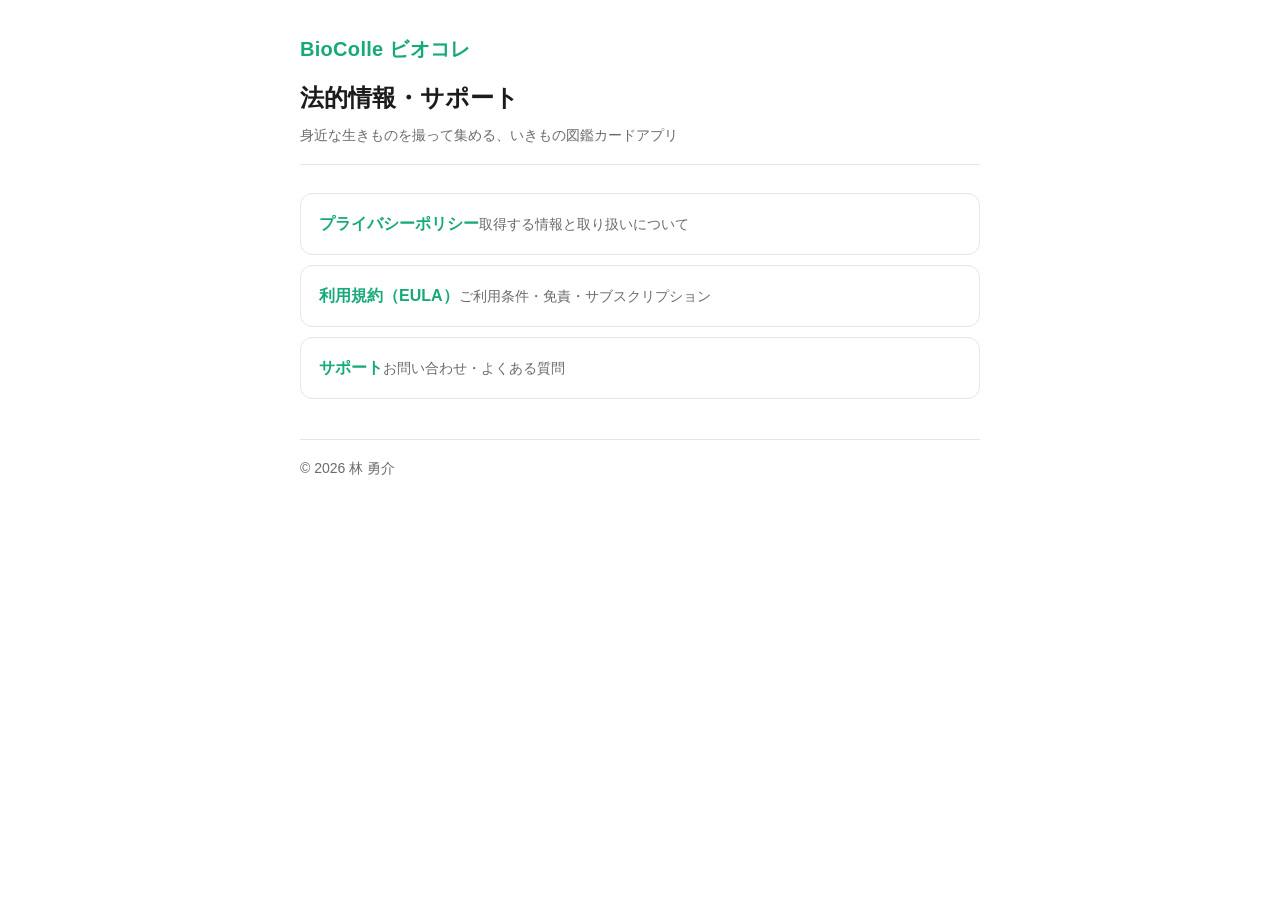
<file: index.html>
<!doctype html>
<html lang="ja">
<head>
<meta charset="utf-8">
<meta name="viewport" content="width=device-width, initial-scale=1">
<title>BioColle（ビオコレ）— 法的情報・サポート</title>
<link rel="stylesheet" href="style.css">
</head>
<body>
<div class="wrap">
  <header class="site">
    <div class="brand">BioColle ビオコレ</div>
    <h1>法的情報・サポート</h1>
    <p class="date">身近な生きものを撮って集める、いきもの図鑑カードアプリ</p>
  </header>

  <ul class="cards">
    <li><a href="privacy.html"><span class="t">プライバシーポリシー</span><span class="d">取得する情報と取り扱いについて</span></a></li>
    <li><a href="terms.html"><span class="t">利用規約（EULA）</span><span class="d">ご利用条件・免責・サブスクリプション</span></a></li>
    <li><a href="support.html"><span class="t">サポート</span><span class="d">お問い合わせ・よくある質問</span></a></li>
  </ul>

  <footer class="site">
    <div>© 2026 林 勇介</div>
  </footer>
</div>
</body>
</html>
</file>
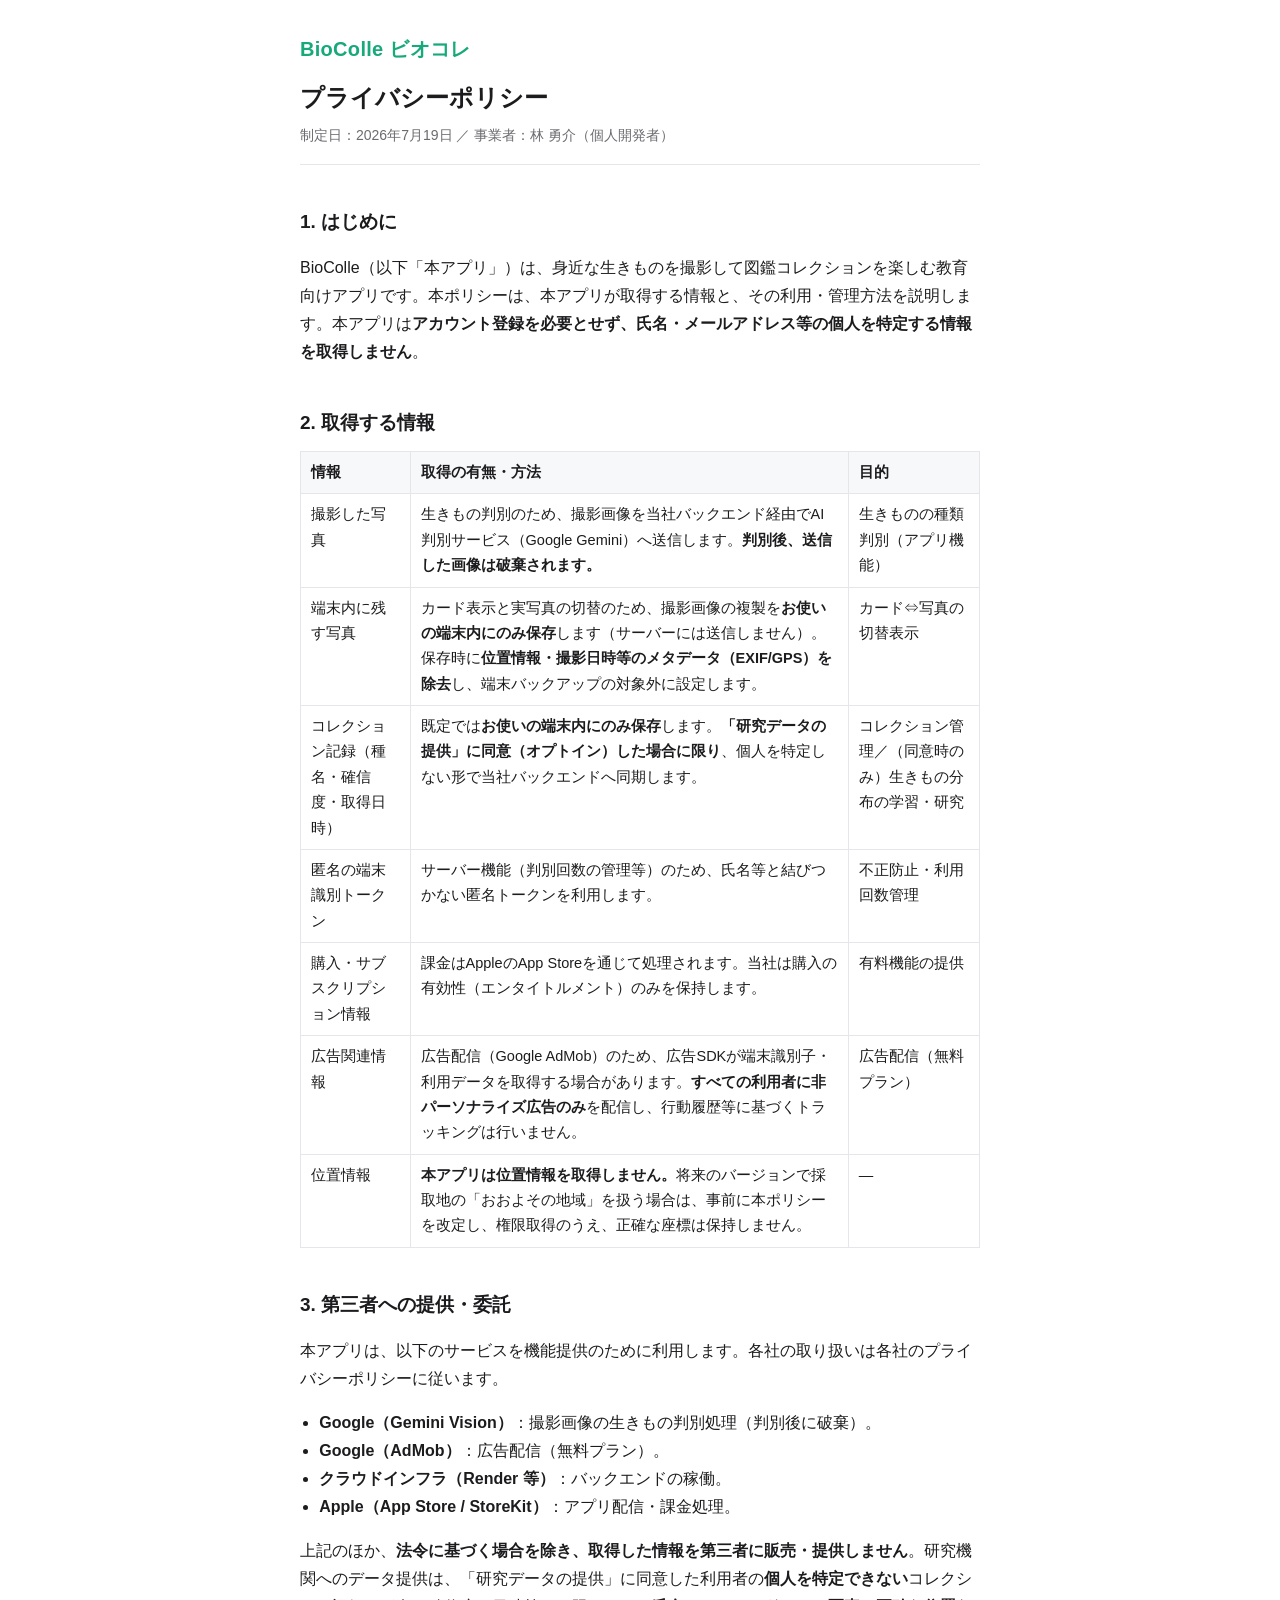
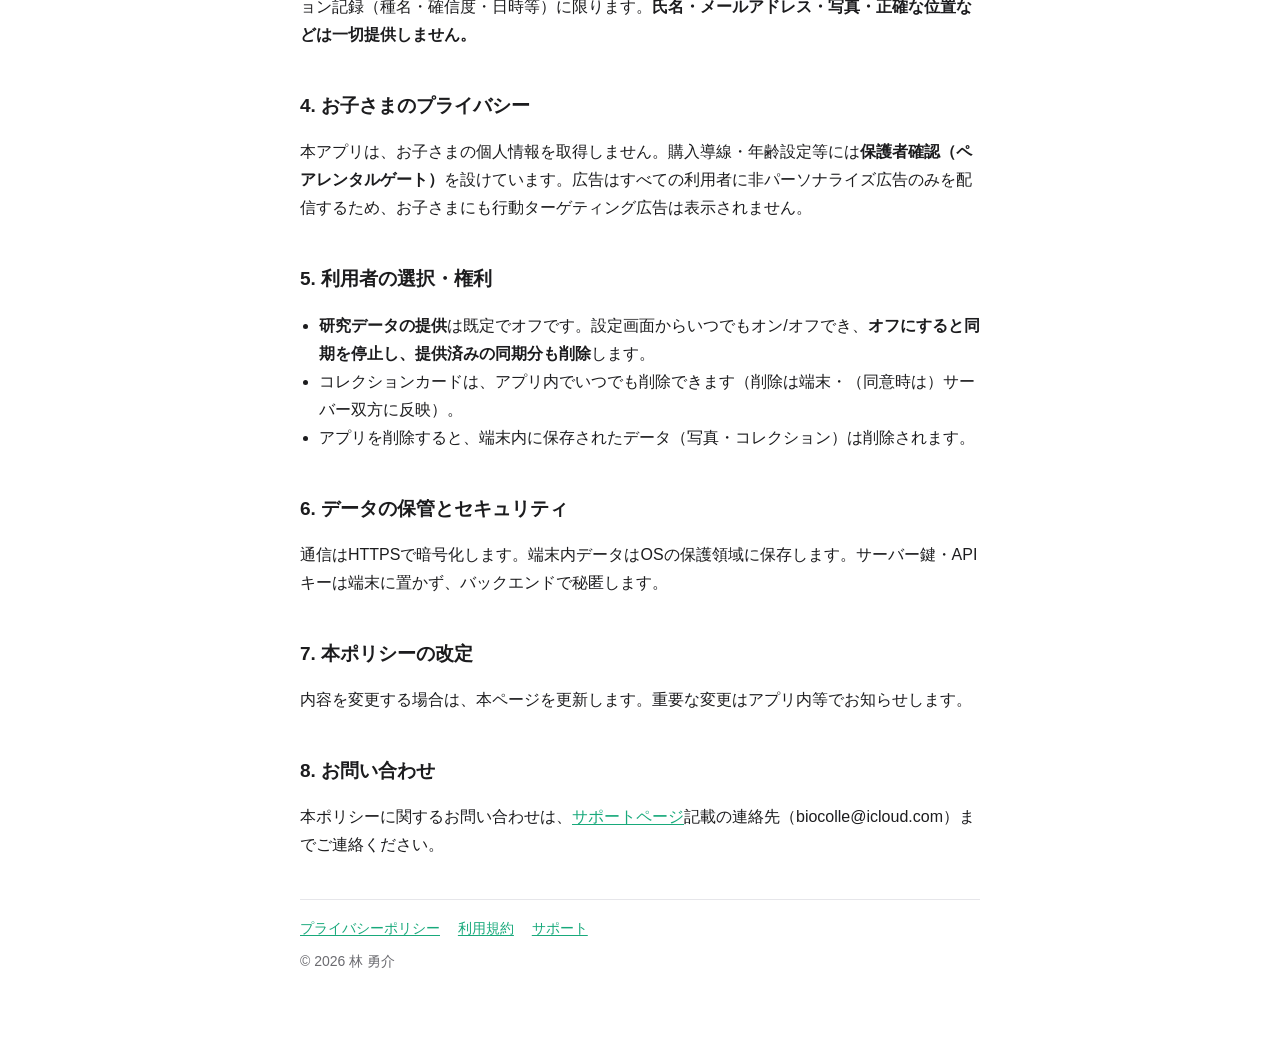
<file: privacy.html>
<!doctype html>
<html lang="ja">
<head>
<meta charset="utf-8">
<meta name="viewport" content="width=device-width, initial-scale=1">
<title>プライバシーポリシー — BioColle（ビオコレ）</title>
<link rel="stylesheet" href="style.css">
</head>
<body>
<div class="wrap">
  <header class="site">
    <div class="brand"><a href="index.html" style="text-decoration:none;color:var(--accent)">BioColle ビオコレ</a></div>
    <h1>プライバシーポリシー</h1>
    <p class="date">制定日：2026年7月19日 ／ 事業者：林 勇介（個人開発者）</p>
  </header>

  <h2>1. はじめに</h2>
  <p>BioColle（以下「本アプリ」）は、身近な生きものを撮影して図鑑コレクションを楽しむ教育向けアプリです。本ポリシーは、本アプリが取得する情報と、その利用・管理方法を説明します。本アプリは<strong>アカウント登録を必要とせず、氏名・メールアドレス等の個人を特定する情報を取得しません</strong>。</p>

  <h2>2. 取得する情報</h2>
  <table>
    <thead><tr><th>情報</th><th>取得の有無・方法</th><th>目的</th></tr></thead>
    <tbody>
      <tr><td>撮影した写真</td><td>生きもの判別のため、撮影画像を当社バックエンド経由でAI判別サービス（Google Gemini）へ送信します。<strong>判別後、送信した画像は破棄されます。</strong></td><td>生きものの種類判別（アプリ機能）</td></tr>
      <tr><td>端末内に残す写真</td><td>カード表示と実写真の切替のため、撮影画像の複製を<strong>お使いの端末内にのみ保存</strong>します（サーバーには送信しません）。保存時に<strong>位置情報・撮影日時等のメタデータ（EXIF/GPS）を除去</strong>し、端末バックアップの対象外に設定します。</td><td>カード⇔写真の切替表示</td></tr>
      <tr><td>コレクション記録（種名・確信度・取得日時）</td><td>既定では<strong>お使いの端末内にのみ保存</strong>します。<strong>「研究データの提供」に同意（オプトイン）した場合に限り</strong>、個人を特定しない形で当社バックエンドへ同期します。</td><td>コレクション管理／（同意時のみ）生きもの分布の学習・研究</td></tr>
      <tr><td>匿名の端末識別トークン</td><td>サーバー機能（判別回数の管理等）のため、氏名等と結びつかない匿名トークンを利用します。</td><td>不正防止・利用回数管理</td></tr>
      <tr><td>購入・サブスクリプション情報</td><td>課金はAppleのApp Storeを通じて処理されます。当社は購入の有効性（エンタイトルメント）のみを保持します。</td><td>有料機能の提供</td></tr>
      <tr><td>広告関連情報</td><td>広告配信（Google AdMob）のため、広告SDKが端末識別子・利用データを取得する場合があります。<strong>すべての利用者に非パーソナライズ広告のみ</strong>を配信し、行動履歴等に基づくトラッキングは行いません。</td><td>広告配信（無料プラン）</td></tr>
      <tr><td>位置情報</td><td><strong>本アプリは位置情報を取得しません。</strong>将来のバージョンで採取地の「おおよその地域」を扱う場合は、事前に本ポリシーを改定し、権限取得のうえ、正確な座標は保持しません。</td><td>—</td></tr>
    </tbody>
  </table>

  <h2>3. 第三者への提供・委託</h2>
  <p>本アプリは、以下のサービスを機能提供のために利用します。各社の取り扱いは各社のプライバシーポリシーに従います。</p>
  <ul>
    <li><strong>Google（Gemini Vision）</strong>：撮影画像の生きもの判別処理（判別後に破棄）。</li>
    <li><strong>Google（AdMob）</strong>：広告配信（無料プラン）。</li>
    <li><strong>クラウドインフラ（Render 等）</strong>：バックエンドの稼働。</li>
    <li><strong>Apple（App Store / StoreKit）</strong>：アプリ配信・課金処理。</li>
  </ul>
  <p>上記のほか、<strong>法令に基づく場合を除き、取得した情報を第三者に販売・提供しません</strong>。研究機関へのデータ提供は、「研究データの提供」に同意した利用者の<strong>個人を特定できない</strong>コレクション記録（種名・確信度・日時等）に限ります。<strong>氏名・メールアドレス・写真・正確な位置などは一切提供しません。</strong></p>

  <h2>4. お子さまのプライバシー</h2>
  <p>本アプリは、お子さまの個人情報を取得しません。購入導線・年齢設定等には<strong>保護者確認（ペアレンタルゲート）</strong>を設けています。広告はすべての利用者に非パーソナライズ広告のみを配信するため、お子さまにも行動ターゲティング広告は表示されません。</p>

  <h2>5. 利用者の選択・権利</h2>
  <ul>
    <li><strong>研究データの提供</strong>は既定でオフです。設定画面からいつでもオン/オフでき、<strong>オフにすると同期を停止し、提供済みの同期分も削除</strong>します。</li>
    <li>コレクションカードは、アプリ内でいつでも削除できます（削除は端末・（同意時は）サーバー双方に反映）。</li>
    <li>アプリを削除すると、端末内に保存されたデータ（写真・コレクション）は削除されます。</li>
  </ul>

  <h2>6. データの保管とセキュリティ</h2>
  <p>通信はHTTPSで暗号化します。端末内データはOSの保護領域に保存します。サーバー鍵・APIキーは端末に置かず、バックエンドで秘匿します。</p>

  <h2>7. 本ポリシーの改定</h2>
  <p>内容を変更する場合は、本ページを更新します。重要な変更はアプリ内等でお知らせします。</p>

  <h2>8. お問い合わせ</h2>
  <p>本ポリシーに関するお問い合わせは、<a href="support.html">サポートページ</a>記載の連絡先（biocolle@icloud.com）までご連絡ください。</p>

  <footer class="site">
    <a href="privacy.html">プライバシーポリシー</a>
    <a href="terms.html">利用規約</a>
    <a href="support.html">サポート</a>
    <div style="margin-top:8px">© 2026 林 勇介</div>
  </footer>
</div>
</body>
</html>
</file>
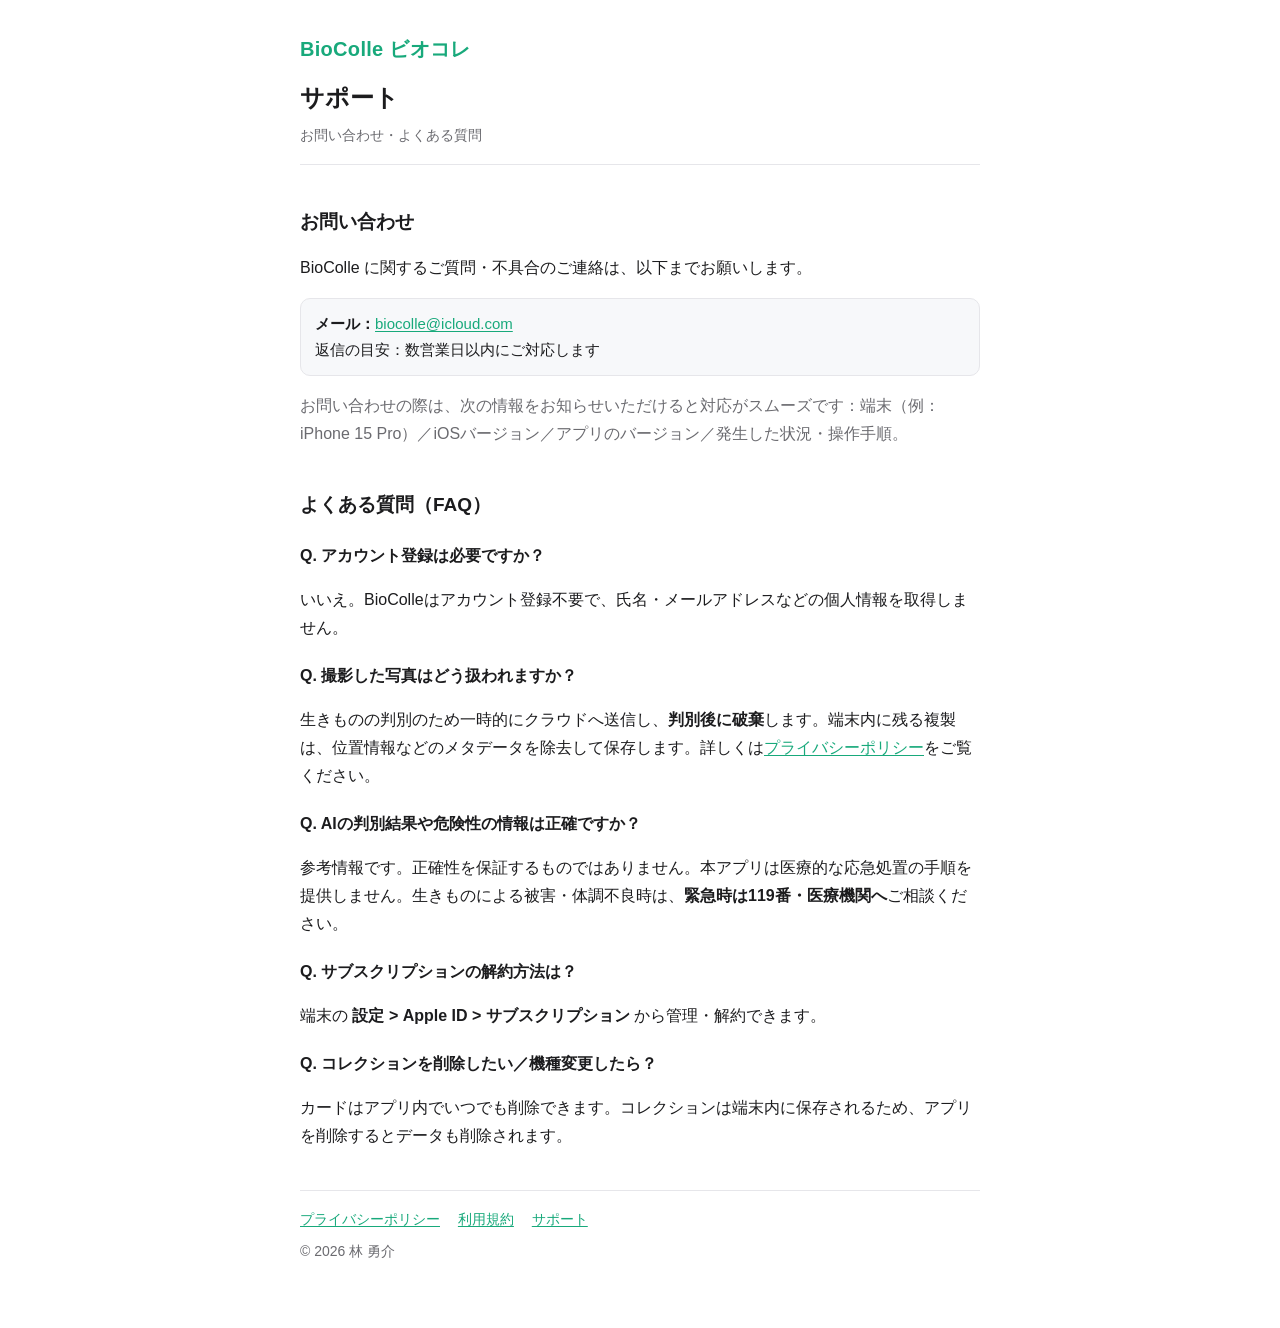
<file: support.html>
<!doctype html>
<html lang="ja">
<head>
<meta charset="utf-8">
<meta name="viewport" content="width=device-width, initial-scale=1">
<title>サポート — BioColle（ビオコレ）</title>
<link rel="stylesheet" href="style.css">
</head>
<body>
<div class="wrap">
  <header class="site">
    <div class="brand"><a href="index.html" style="text-decoration:none;color:var(--accent)">BioColle ビオコレ</a></div>
    <h1>サポート</h1>
    <p class="date">お問い合わせ・よくある質問</p>
  </header>

  <h2>お問い合わせ</h2>
  <p>BioColle に関するご質問・不具合のご連絡は、以下までお願いします。</p>
  <div class="note">
    <strong>メール：</strong><a href="mailto:biocolle@icloud.com">biocolle@icloud.com</a><br>
    返信の目安：数営業日以内にご対応します
  </div>
  <p class="muted">お問い合わせの際は、次の情報をお知らせいただけると対応がスムーズです：端末（例：iPhone 15 Pro）／iOSバージョン／アプリのバージョン／発生した状況・操作手順。</p>

  <h2>よくある質問（FAQ）</h2>

  <h3>Q. アカウント登録は必要ですか？</h3>
  <p>いいえ。BioColleはアカウント登録不要で、氏名・メールアドレスなどの個人情報を取得しません。</p>

  <h3>Q. 撮影した写真はどう扱われますか？</h3>
  <p>生きものの判別のため一時的にクラウドへ送信し、<strong>判別後に破棄</strong>します。端末内に残る複製は、位置情報などのメタデータを除去して保存します。詳しくは<a href="privacy.html">プライバシーポリシー</a>をご覧ください。</p>

  <h3>Q. AIの判別結果や危険性の情報は正確ですか？</h3>
  <p>参考情報です。正確性を保証するものではありません。本アプリは医療的な応急処置の手順を提供しません。生きものによる被害・体調不良時は、<strong>緊急時は119番・医療機関へ</strong>ご相談ください。</p>

  <h3>Q. サブスクリプションの解約方法は？</h3>
  <p>端末の <strong>設定 &gt; Apple ID &gt; サブスクリプション</strong> から管理・解約できます。</p>

  <h3>Q. コレクションを削除したい／機種変更したら？</h3>
  <p>カードはアプリ内でいつでも削除できます。コレクションは端末内に保存されるため、アプリを削除するとデータも削除されます。</p>

  <footer class="site">
    <a href="privacy.html">プライバシーポリシー</a>
    <a href="terms.html">利用規約</a>
    <a href="support.html">サポート</a>
    <div style="margin-top:8px">© 2026 林 勇介</div>
  </footer>
</div>
</body>
</html>
</file>
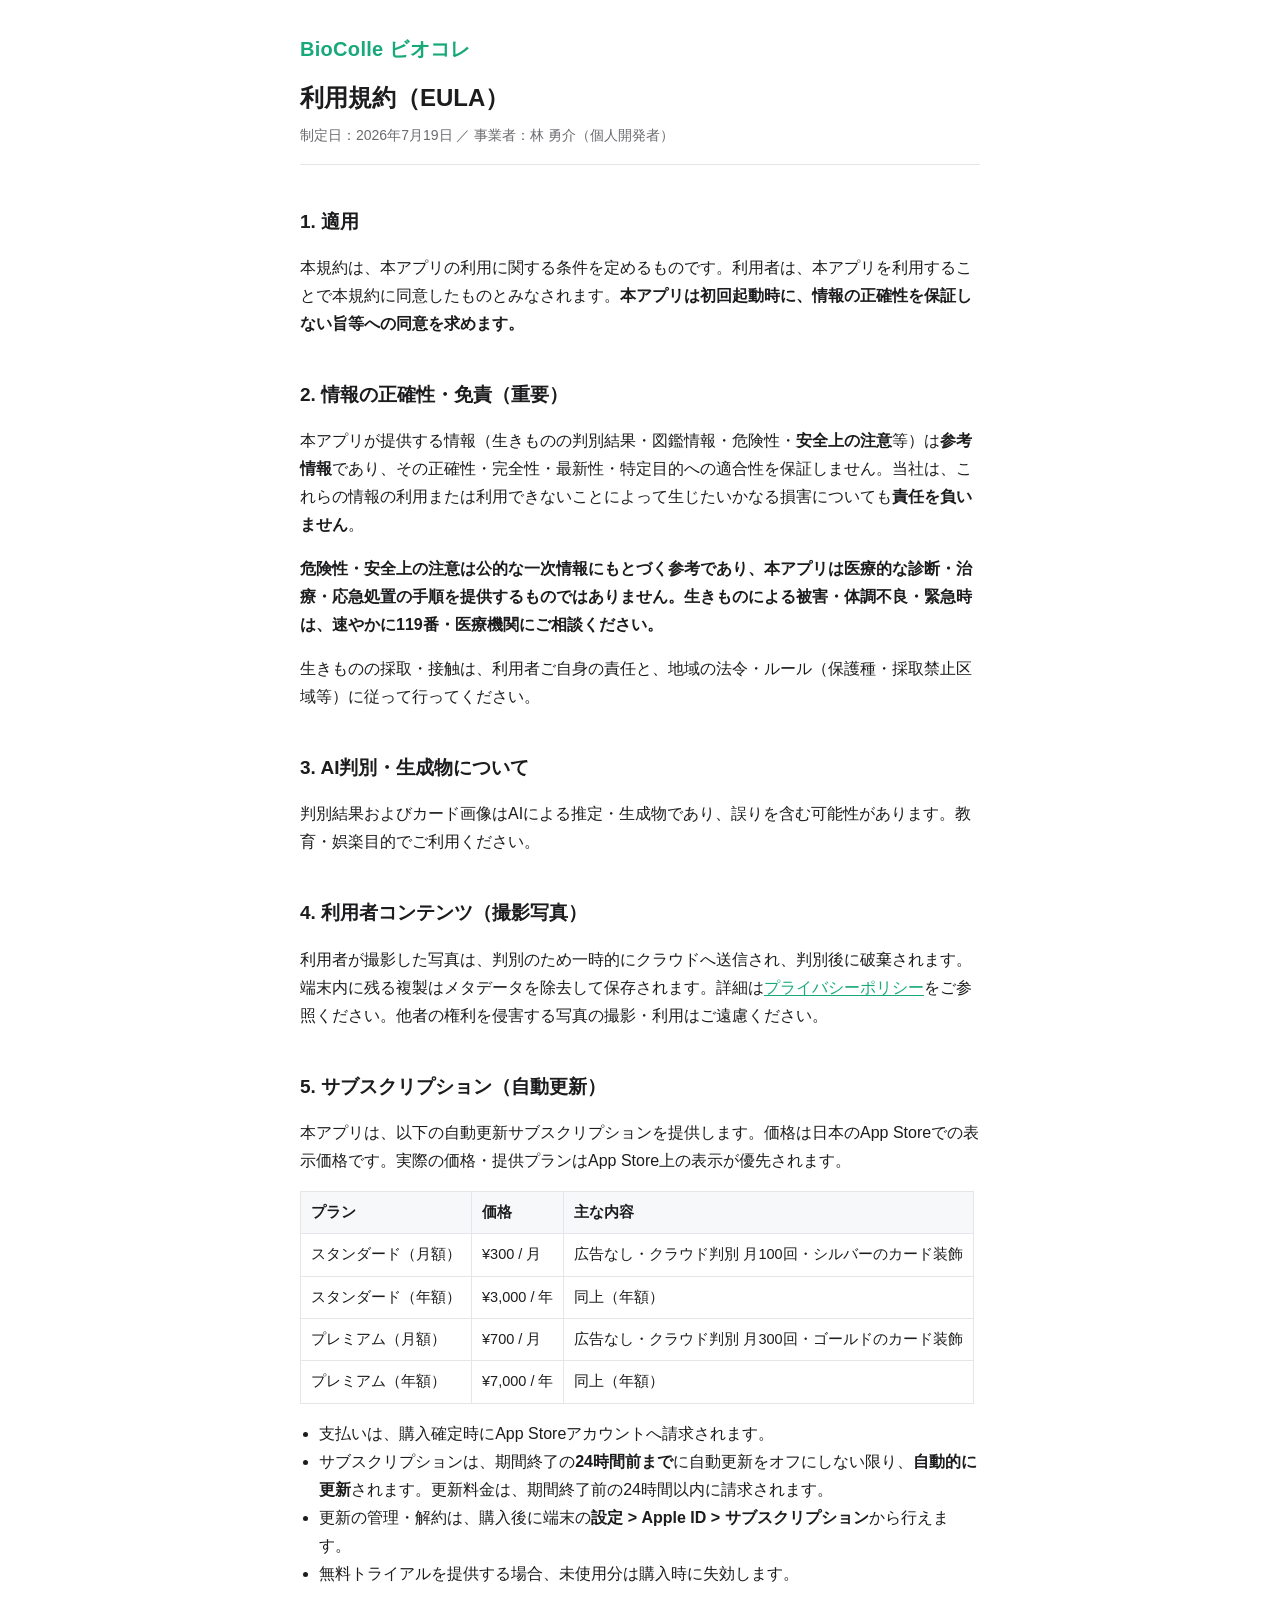
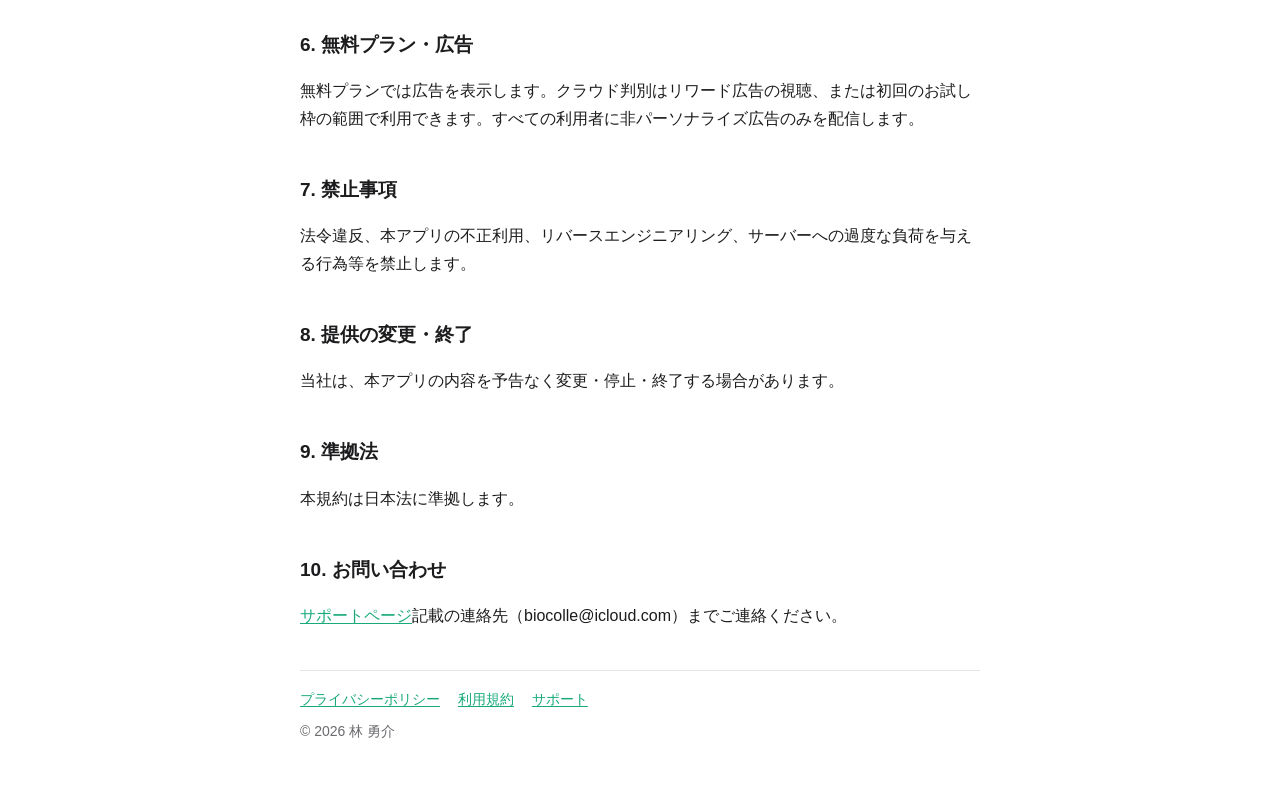
<file: terms.html>
<!doctype html>
<html lang="ja">
<head>
<meta charset="utf-8">
<meta name="viewport" content="width=device-width, initial-scale=1">
<title>利用規約（EULA）— BioColle（ビオコレ）</title>
<link rel="stylesheet" href="style.css">
</head>
<body>
<div class="wrap">
  <header class="site">
    <div class="brand"><a href="index.html" style="text-decoration:none;color:var(--accent)">BioColle ビオコレ</a></div>
    <h1>利用規約（EULA）</h1>
    <p class="date">制定日：2026年7月19日 ／ 事業者：林 勇介（個人開発者）</p>
  </header>

  <h2>1. 適用</h2>
  <p>本規約は、本アプリの利用に関する条件を定めるものです。利用者は、本アプリを利用することで本規約に同意したものとみなされます。<strong>本アプリは初回起動時に、情報の正確性を保証しない旨等への同意を求めます。</strong></p>

  <h2>2. 情報の正確性・免責（重要）</h2>
  <p>本アプリが提供する情報（生きものの判別結果・図鑑情報・危険性・<strong>安全上の注意</strong>等）は<strong>参考情報</strong>であり、その正確性・完全性・最新性・特定目的への適合性を保証しません。当社は、これらの情報の利用または利用できないことによって生じたいかなる損害についても<strong>責任を負いません</strong>。</p>
  <p><strong>危険性・安全上の注意は公的な一次情報にもとづく参考であり、本アプリは医療的な診断・治療・応急処置の手順を提供するものではありません。生きものによる被害・体調不良・緊急時は、速やかに119番・医療機関にご相談ください。</strong></p>
  <p>生きものの採取・接触は、利用者ご自身の責任と、地域の法令・ルール（保護種・採取禁止区域等）に従って行ってください。</p>

  <h2>3. AI判別・生成物について</h2>
  <p>判別結果およびカード画像はAIによる推定・生成物であり、誤りを含む可能性があります。教育・娯楽目的でご利用ください。</p>

  <h2>4. 利用者コンテンツ（撮影写真）</h2>
  <p>利用者が撮影した写真は、判別のため一時的にクラウドへ送信され、判別後に破棄されます。端末内に残る複製はメタデータを除去して保存されます。詳細は<a href="privacy.html">プライバシーポリシー</a>をご参照ください。他者の権利を侵害する写真の撮影・利用はご遠慮ください。</p>

  <h2>5. サブスクリプション（自動更新）</h2>
  <p>本アプリは、以下の自動更新サブスクリプションを提供します。価格は日本のApp Storeでの表示価格です。実際の価格・提供プランはApp Store上の表示が優先されます。</p>
  <table>
    <thead><tr><th>プラン</th><th>価格</th><th>主な内容</th></tr></thead>
    <tbody>
      <tr><td>スタンダード（月額）</td><td>¥300 / 月</td><td>広告なし・クラウド判別 月100回・シルバーのカード装飾</td></tr>
      <tr><td>スタンダード（年額）</td><td>¥3,000 / 年</td><td>同上（年額）</td></tr>
      <tr><td>プレミアム（月額）</td><td>¥700 / 月</td><td>広告なし・クラウド判別 月300回・ゴールドのカード装飾</td></tr>
      <tr><td>プレミアム（年額）</td><td>¥7,000 / 年</td><td>同上（年額）</td></tr>
    </tbody>
  </table>
  <ul>
    <li>支払いは、購入確定時にApp Storeアカウントへ請求されます。</li>
    <li>サブスクリプションは、期間終了の<strong>24時間前まで</strong>に自動更新をオフにしない限り、<strong>自動的に更新</strong>されます。更新料金は、期間終了前の24時間以内に請求されます。</li>
    <li>更新の管理・解約は、購入後に端末の<strong>設定 &gt; Apple ID &gt; サブスクリプション</strong>から行えます。</li>
    <li>無料トライアルを提供する場合、未使用分は購入時に失効します。</li>
  </ul>

  <h2>6. 無料プラン・広告</h2>
  <p>無料プランでは広告を表示します。クラウド判別はリワード広告の視聴、または初回のお試し枠の範囲で利用できます。すべての利用者に非パーソナライズ広告のみを配信します。</p>

  <h2>7. 禁止事項</h2>
  <p>法令違反、本アプリの不正利用、リバースエンジニアリング、サーバーへの過度な負荷を与える行為等を禁止します。</p>

  <h2>8. 提供の変更・終了</h2>
  <p>当社は、本アプリの内容を予告なく変更・停止・終了する場合があります。</p>

  <h2>9. 準拠法</h2>
  <p>本規約は日本法に準拠します。</p>

  <h2>10. お問い合わせ</h2>
  <p><a href="support.html">サポートページ</a>記載の連絡先（biocolle@icloud.com）までご連絡ください。</p>

  <footer class="site">
    <a href="privacy.html">プライバシーポリシー</a>
    <a href="terms.html">利用規約</a>
    <a href="support.html">サポート</a>
    <div style="margin-top:8px">© 2026 林 勇介</div>
  </footer>
</div>
</body>
</html>
</file>
<file: style.css>
:root {
  --bg: #ffffff;
  --fg: #1c1c1e;
  --muted: #6b6b70;
  --accent: #18a97b;
  --border: #e6e6ea;
  --card: #f7f8fa;
}
@media (prefers-color-scheme: dark) {
  :root {
    --bg: #14161a;
    --fg: #e9eaec;
    --muted: #9a9ba0;
    --accent: #39c892;
    --border: #2a2d33;
    --card: #1c1f24;
  }
}
* { box-sizing: border-box; }
html { -webkit-text-size-adjust: 100%; }
body {
  margin: 0;
  background: var(--bg);
  color: var(--fg);
  font-family: -apple-system, BlinkMacSystemFont, "Hiragino Sans", "Noto Sans JP", "Segoe UI", Roboto, sans-serif;
  line-height: 1.75;
  font-size: 16px;
}
.wrap { max-width: 720px; margin: 0 auto; padding: 32px 20px 64px; }
header.site { border-bottom: 1px solid var(--border); padding-bottom: 16px; margin-bottom: 28px; }
header.site .brand { font-weight: 800; color: var(--accent); font-size: 20px; letter-spacing: .3px; }
header.site h1 { font-size: 24px; margin: 10px 0 4px; }
header.site .date { color: var(--muted); font-size: 14px; margin: 0; }
h2 { font-size: 19px; margin: 32px 0 8px; padding-top: 8px; }
h3 { font-size: 16px; margin: 20px 0 6px; }
p, li { font-size: 16px; }
a { color: var(--accent); text-underline-offset: 2px; }
.muted { color: var(--muted); }
table { width: 100%; border-collapse: collapse; margin: 12px 0; font-size: 14.5px; display: block; overflow-x: auto; }
th, td { border: 1px solid var(--border); padding: 8px 10px; text-align: left; vertical-align: top; }
th { background: var(--card); font-weight: 700; white-space: nowrap; }
.note { background: var(--card); border: 1px solid var(--border); border-radius: 10px; padding: 12px 14px; margin: 16px 0; font-size: 15px; }
footer.site { border-top: 1px solid var(--border); margin-top: 40px; padding-top: 16px; color: var(--muted); font-size: 14px; }
footer.site a { margin-right: 14px; }
ul { padding-left: 1.2em; }
.cards { list-style: none; padding: 0; margin: 24px 0; }
.cards li { border: 1px solid var(--border); border-radius: 12px; margin: 10px 0; }
.cards a { display: block; padding: 16px 18px; text-decoration: none; color: var(--fg); }
.cards a:hover { background: var(--card); }
.cards .t { font-weight: 700; color: var(--accent); }
.cards .d { color: var(--muted); font-size: 14px; margin-top: 2px; }
</file>
